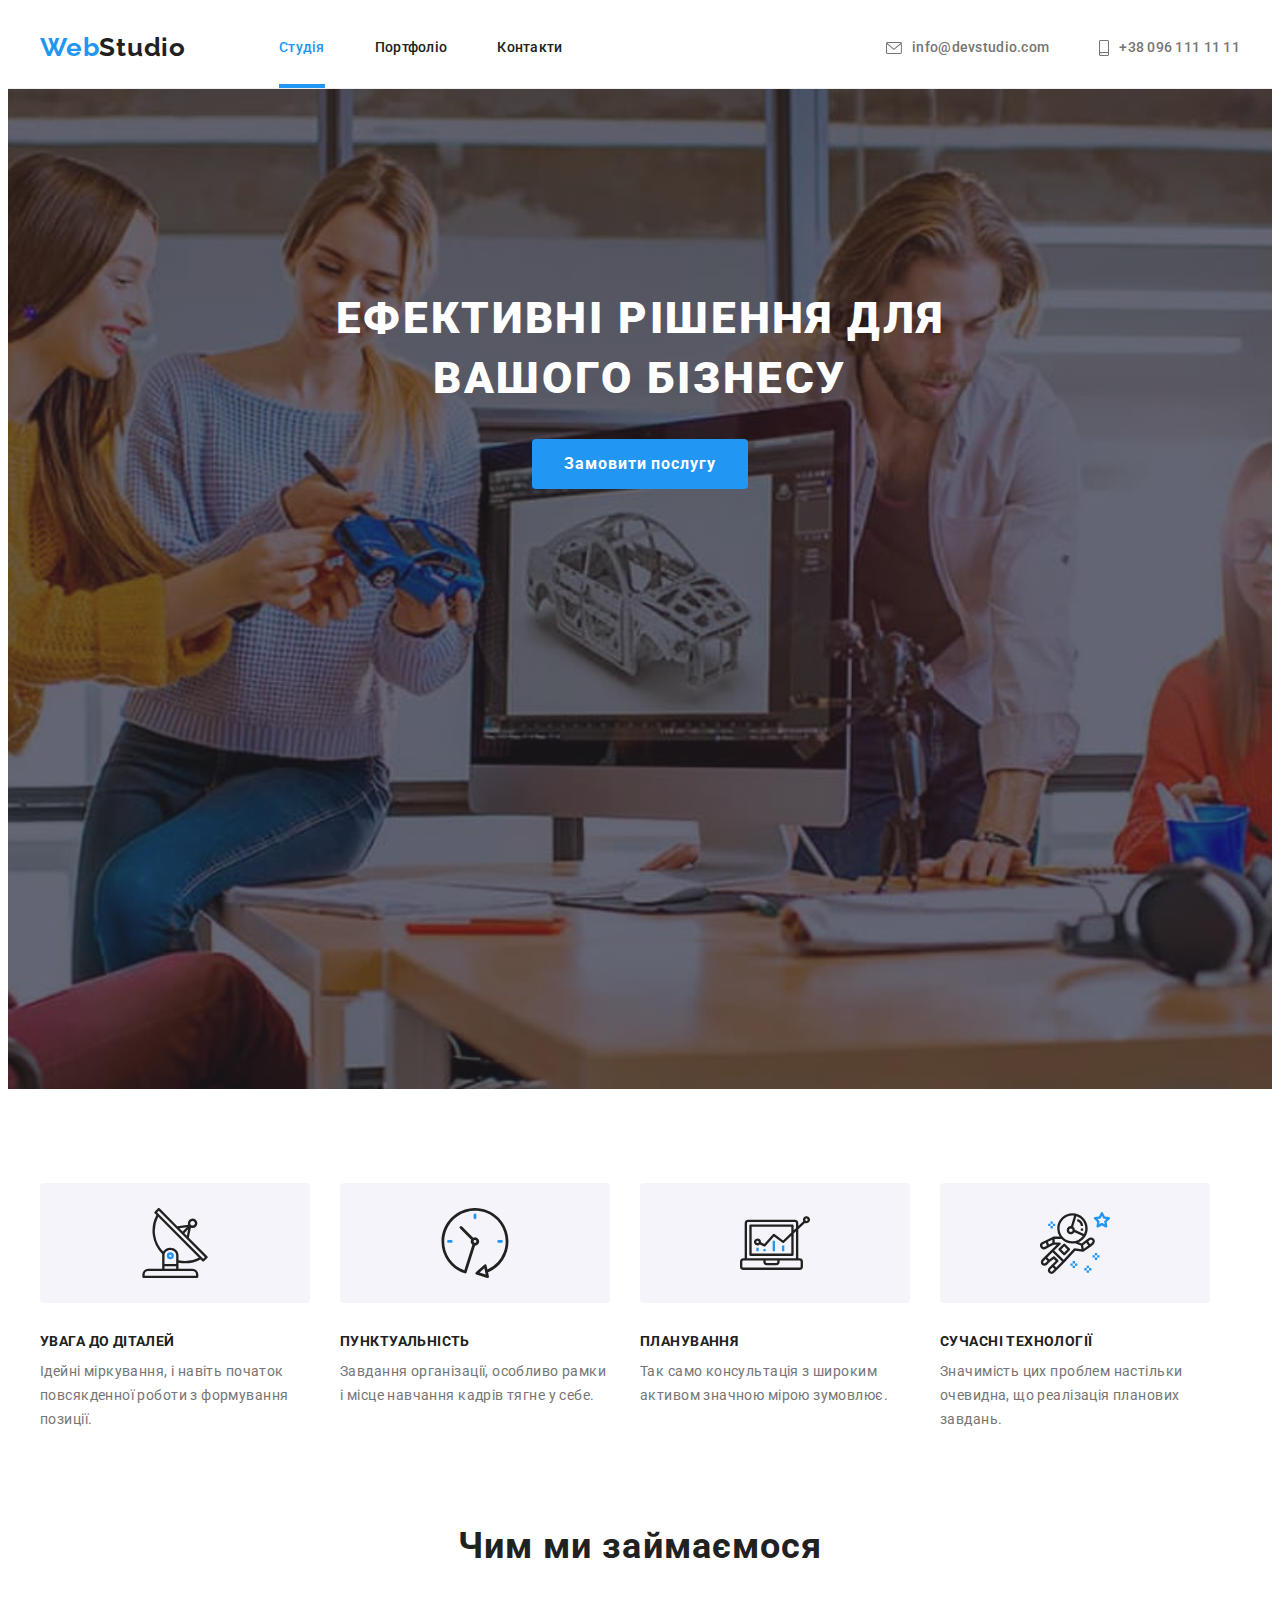
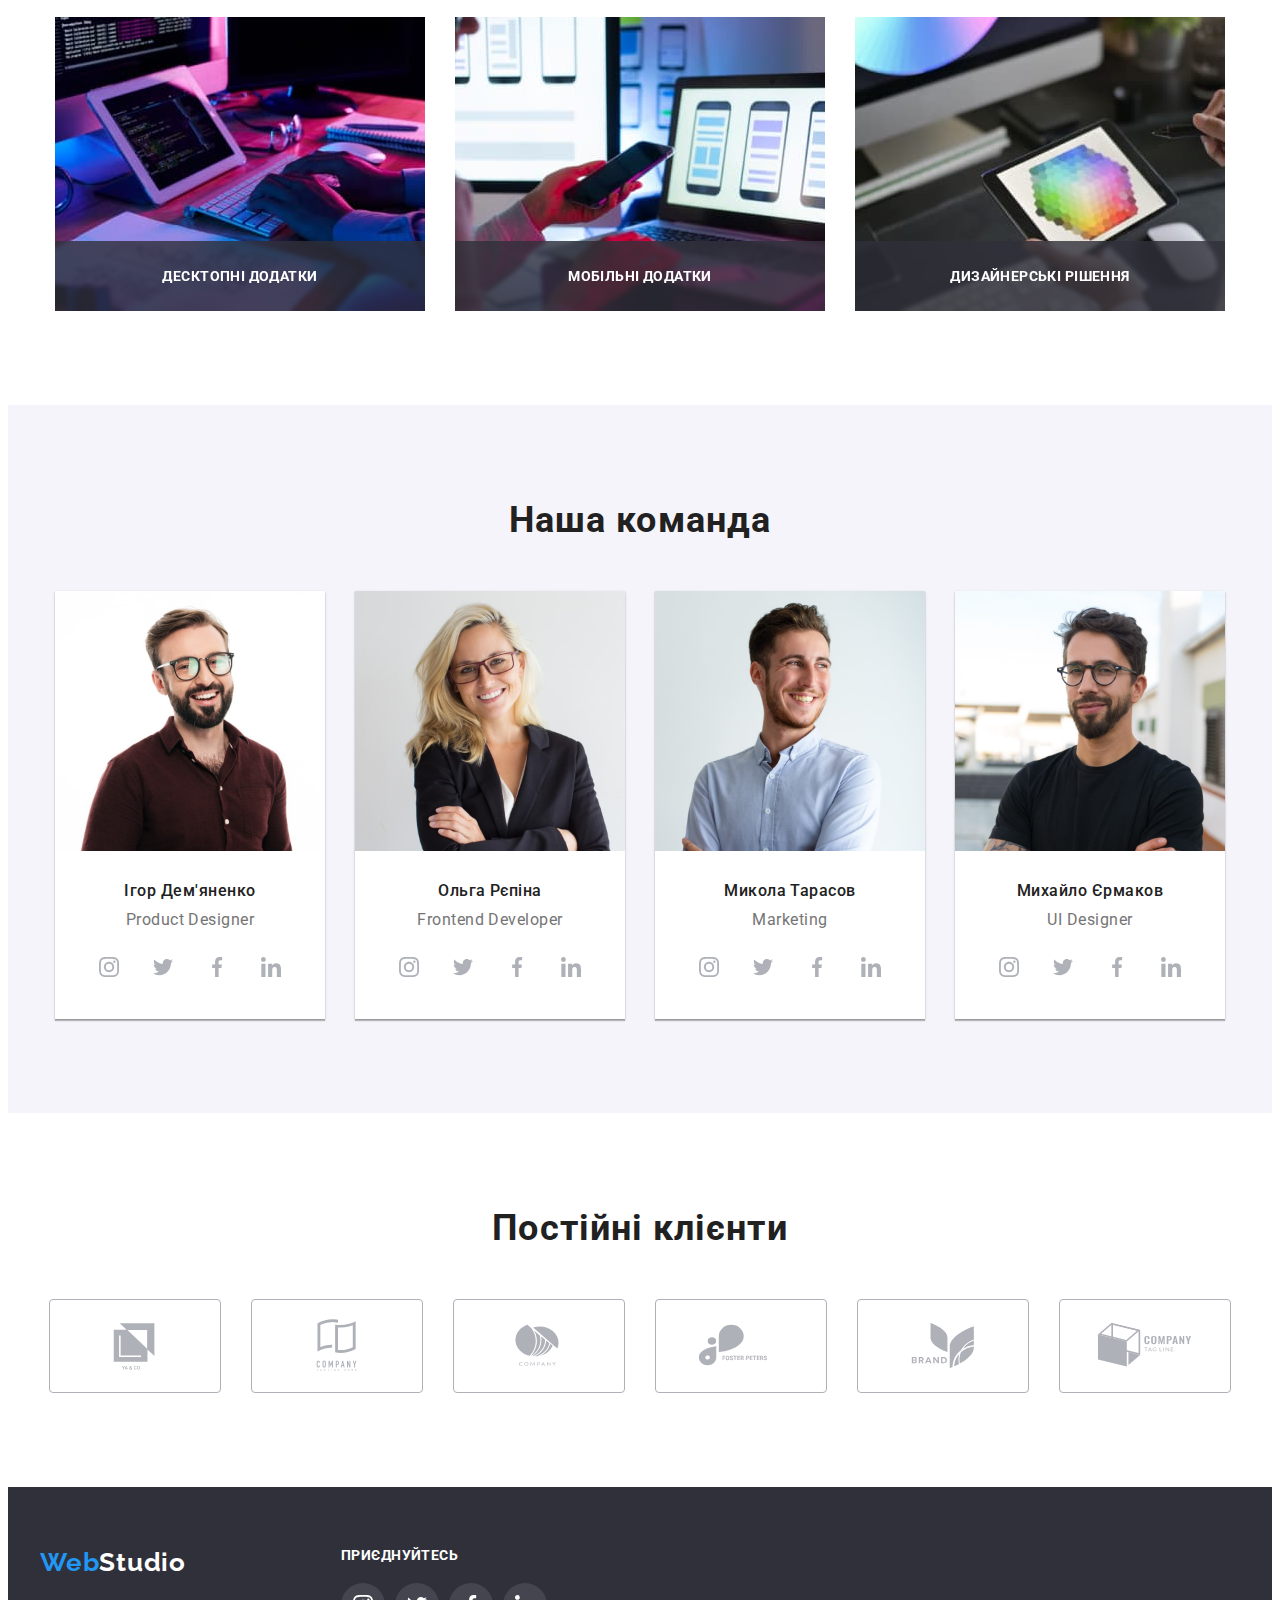
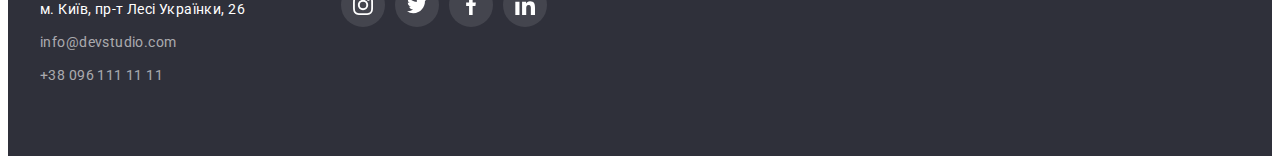
<file: index.html>
<!DOCTYPE html>
<html lang="uk">

<head>
  <meta charset="UTF-8">
  <meta http-equiv="X-UA-Compatible" content="IE=edge">
  <meta name="viewport" content="width=device-width, initial-scale=1.0">
  <title>Document</title>
  <link rel="preconnect" href="https://fonts.googleapis.com">
  <link rel="preconnect" href="https://fonts.gstatic.com" crossorigin>
  <link href="https://fonts.googleapis.com/css2?family=Raleway:wght@700&family=Roboto:wght@400;500;700;900&display=swap"
    rel="stylesheet">
  <link rel="stylesheet" href="https://cdnjs.cloudflare.com/ajax/libs/modern-normalize/1.1.0/modern-normalize.min.css"
    integrity="sha512-wpPYUAdjBVSE4KJnH1VR1HeZfpl1ub8YT/NKx4PuQ5NmX2tKuGu6U/JRp5y+Y8XG2tV+wKQpNHVUX03MfMFn9Q=="
    crossorigin="anonymous" referrerpolicy="no-referrer" />
  <link rel="stylesheet" href="./css/styles.css">
</head>

<body>

  <header class="header">
    <div class="header-conteiner container">
      <nav class="header-nav">
        <a href="" lang="en" class="logo link">Web<span class="logo-header">Studio</span> </a>
        <ul class="list heder-list">
          <li><a href="" class="nav-link link current ">Студія</a></li>
          <li><a href="./portfolio.html" class="nav-link link">Портфоліо</a></li>
          <li><a href="" class="nav-link link">Контакти</a></li>
        </ul>
      </nav>
      <div class="header-group">
        <a href="mailto:info@devstudio.com" class="heder-mail link"><svg class="heder-envelope" width="16" height="12">
          <use href="./images/icons.svg#icon-envelope"></use>
        </svg>info@devstudio.com</a>
        <a href="tel:+380961111111" class="heder-tel link"><svg class="heder-smartphone" width="10" height="16">
          <use href="./images/icons.svg#icon-smartphone"></use>
        </svg>+38 096 111 11 11</a>
      </div>
    </div>
  </header>
  <main>

    <section class="main-title">
      <div class="container">
        <h1 class="main-caption">ефективні рішення для вашого бізнесу</h1>
        <button type="button" class="main-btn" data-modal-open>Замовити послугу</button>
      </div>
    </section>
    <section class="section about-container">
      <div class="container">
        <h2 class="visually-hidden">Наші переваги</h2>
        <ul class="list list-our-virtues">
          <li class="list-about">
            <div class="main-icons-about">
            <svg class="main-icons" width="70" height="70">
              <use href="./images/icons.svg#icon-antenna"></use>
            </svg></div>
            <h3 class="maim-list-benefits">Увага до діталей</h3>
            <p class="benefits-info">Ідейні міркування, і навіть початок повсякденної роботи з формування позиції.</p>
          </li>
          <li class="list-about">
            <div class="main-icons-about">
              <svg class="main-icons" width="70" height="70">
                <use href="./images/icons.svg#icon-clock"></use>
              </svg>
            </div>
            <h3 class="maim-list-benefits">Пунктуальність</h3>
            <p class="benefits-info">Завдання організації, особливо рамки і місце навчання кадрів тягне у себе.</p>
          </li>
          <li class="list-about">
            <div class="main-icons-about">
              <svg class="main-icons" width="70" height="70">
                <use href="./images/icons.svg#icon-diagram"></use>
              </svg>
            </div>
            <h3 class="maim-list-benefits">Планування</h3>
            <p class="benefits-info">Так само консультація з широким активом значною мірою зумовлює.</p>
          </li>
          <li class="list-about">
            <div class="main-icons-about">
              <svg class="main-icons" width="70" height="70">
                <use href="./images/icons.svg#icon-astronaut"></use>
              </svg>
            </div>
            <h3 class="maim-list-benefits">Сучасні технології</h3>
            <p class="benefits-info">Значимість цих проблем настільки очевидна, що реалізація планових завдань.</p>
          </li>
        </ul>
      </div>
    </section>
    <section class="section section-delete">
      <div class="container">
        <h2 class="our-work">Чим ми займаємося</h2>
        <ul class="list list-example">
          <li class="our-work-list"><img src="./images/foto1.jpg" alt="ноутбук" width="370">
          <div class="overlay">
            <p class="overlay-text">Десктопні додатки</p>
          </div></li>
          <li class="our-work-list"><img src="./images/foto2.jpg" alt="мобільний телефон" width="370">
          <div class="overlay">
            <p class="overlay-text">Мобільні додатки</p>
          </div>
          </li>
          <li class="our-work-list"><img src="./images/foto3.jpg" alt="планшет" width="370">
          <div class="overlay">
            <p class="overlay-text">Дизайнерські рішення</p>
          </div>
          </li>
        </ul>
      </div>
    </section>

    <section class="main-comand section">
      <div class="container">
        <h2 class="our-comand">Наша команда</h2>
        <ul class="list list-worker">
          <li class="main-workers">
            <img src="./images/worker1.jpg" alt="працівник1" width="270">
            <div class="card-worker">
              <h3 class="main-worker-name">Ігор Дем'яненко</h3>
              <p lang="en" class="main-worker-position">Product Designer</p>
              <ul class="socials list">
                <li class="socials-item">
                  <a class="socials-link link"
                  href="https://instagram.com"
                  target="_blank"
                  rel="noopener noreferrer"
                  aria-label="Інстаграм иконка">
                <svg class="socials-icons" width="20" height="20">
                  <use href="./images/icons.svg#icon-instagram"></use>
                </svg>
                 </a>
                </li>
                <li class="socials-item">
                  <a class="socials-link link"
                  href="https://twitter.com"
                  target="_blank"
                  rel="noopener noreferrer"
                  aria-label="Твітер иконка">
                  <svg class="socials-icons" width="20" height="20">
                    <use href="./images/icons.svg#icon-twitter"></use>
                  </svg>
                </a>
              </li>
                <li class="socials-item">
                  <a class="socials-link link"
                  href="https://facebook.com"
                  target="_blank"
                  rel="noopener noreferrer"
                  aria-label="Фейсбук иконка">
                  <svg class="socials-icons" width="20" height="20">
                    <use href="./images/icons.svg#icon-facebook"></use>
                  </svg>
                </a>
              </li>
                <li class="socials-item">
                  <a class="socials-link link"
                  href="https://linkedin.com"
                  target="_blank"
                  rel="noopener noreferrer"
                  aria-label="Лінкедин иконка">
                  <svg class="socials-icons" width="20" height="20">
                    <use href="./images/icons.svg#icon-linkedin"></use>
                  </svg>
                </a>
              </li>
              </ul>
            </div>
          </li>
          <li class="main-workers">
            <img src="./images/worker2.jpg" alt="працівник2" width="270">
            <div class="card-worker">
              <h3 class="main-worker-name">Ольга Рєпіна</h3>
              <p lang="en" class="main-worker-position">Frontend Developer</p>
              <ul class="socials list">
                <li class="socials-item">
                  <a class="socials-link link" href="https://instagram.com" target="_blank" rel="noopener noreferrer"
                    aria-label="Інстаграм иконка">
                    <svg class="socials-icons" width="20" height="20">
                      <use href="./images/icons.svg#icon-instagram"></use>
                    </svg>
                  </a>
                </li>
                <li class="socials-item">
                  <a class="socials-link link" href="https://twitter.com" target="_blank" rel="noopener noreferrer"
                    aria-label="Твітер иконка">
                    <svg class="socials-icons" width="20" height="20">
                      <use href="./images/icons.svg#icon-twitter"></use>
                    </svg>
                  </a>
                </li>
                <li class="socials-item">
                  <a class="socials-link link" href="https://facebook.com" target="_blank" rel="noopener noreferrer"
                    aria-label="Фейсбук иконка">
                    <svg class="socials-icons" width="20" height="20">
                      <use href="./images/icons.svg#icon-facebook"></use>
                    </svg>
                  </a>
                </li>
                <li class="socials-item">
                  <a class="socials-link link" href="https://linkedin.com" target="_blank" rel="noopener noreferrer"
                    aria-label="Лінкедин иконка">
                    <svg class="socials-icons" width="20" height="20">
                      <use href="./images/icons.svg#icon-linkedin"></use>
                    </svg>
                  </a>
                </li>
              </ul>
            </div>
          </li>
          <li class="main-workers">
            <img src="./images/worker3.jpg" alt="працівник3" width="270">
            <div class="card-worker">
              <h3 class="main-worker-name">Микола Тарасов</h3>
              <p lang="en" class="main-worker-position">Marketing</p>
              <ul class="socials list">
                <li class="socials-item">
                  <a class="socials-link link" href="https://instagram.com" target="_blank" rel="noopener noreferrer"
                    aria-label="Інстаграм иконка">
                    <svg class="socials-icons" width="20" height="20">
                      <use href="./images/icons.svg#icon-instagram"></use>
                    </svg>
                  </a>
                </li>
                <li class="socials-item">
                  <a class="socials-link link" href="https://twitter.com" target="_blank" rel="noopener noreferrer"
                    aria-label="Твітер иконка">
                    <svg class="socials-icons" width="20" height="20">
                      <use href="./images/icons.svg#icon-twitter"></use>
                    </svg>
                  </a>
                </li>
                <li class="socials-item">
                  <a class="socials-link link" href="https://facebook.com" target="_blank" rel="noopener noreferrer"
                    aria-label="Фейсбук иконка">
                    <svg class="socials-icons" width="20" height="20">
                      <use href="./images/icons.svg#icon-facebook"></use>
                    </svg>
                  </a>
                </li>
                <li class="socials-item">
                  <a class="socials-link link" href="https://linkedin.com" target="_blank" rel="noopener noreferrer"
                    aria-label="Лінкедин иконка">
                    <svg class="socials-icons" width="20" height="20">
                      <use href="./images/icons.svg#icon-linkedin"></use>
                    </svg>
                  </a>
                </li>
              </ul>
            </div>
          </li>
          <li class="main-workers">
            <img src="./images/worker4.jpg" alt="працівник4" width="270">
            <div class="card-worker">
              <h3 class="main-worker-name">Михайло Єрмаков</h3>
              <p lang="en" class="main-worker-position">UI Designer</p>
              <ul class="socials list">
                <li class="socials-item">
                  <a class="socials-link link" href="https://instagram.com" target="_blank" rel="noopener noreferrer"
                    aria-label="Інстаграм иконка">
                    <svg class="socials-icons" width="20" height="20">
                      <use href="./images/icons.svg#icon-instagram"></use>
                    </svg>
                  </a>
                </li>
                <li class="socials-item">
                  <a class="socials-link link" href="https://twitter.com" target="_blank" rel="noopener noreferrer"
                    aria-label="Твітер иконка">
                    <svg class="socials-icons" width="20" height="20">
                      <use href="./images/icons.svg#icon-twitter"></use>
                    </svg>
                  </a>
                </li>
                <li class="socials-item">
                  <a class="socials-link link" href="https://facebook.com" target="_blank" rel="noopener noreferrer"
                    aria-label="Фейсбук иконка">
                    <svg class="socials-icons" width="20" height="20">
                      <use href="./images/icons.svg#icon-facebook"></use>
                    </svg>
                  </a>
                </li>
                <li class="socials-item">
                  <a class="socials-link link" href="https://linkedin.com" target="_blank" rel="noopener noreferrer"
                    aria-label="Лінкедин иконка">
                    <svg class="socials-icons" width="20" height="20">
                      <use href="./images/icons.svg#icon-linkedin"></use>
                    </svg>
                  </a>
                </li>
              </ul>
            </div>
          </li>
        </ul>
      </div>
    </section>
    <section class="section">
      <div class="container">
        <h2 class="regular-klients">Постійні клієнти</h2>
        <ul class="list-regular-klients list">
          <li><a class="klients-link link" href="https://goit.global/ua/courses/fullstack/" target="_blank" rel="noopener noreferrer"
            aria-label="іконка">
            <svg class="klients-icons" width="106" height="60">
              <use href="./images/icons.svg#icon-klientsone"></use>
            </svg>
          </a>
        </li>
          <li><a class="klients-link link" href="https://goit.global/ua/courses/fullstack/" target="_blank" rel="noopener noreferrer" aria-label="іконка">
            <svg class="klients-icons" width="106" height="60">
              <use href="./images/icons.svg#icon-klientstwo"></use>
              </svg>
            </a>
          </li>
          <li><a class="klients-link link" href="https://goit.global/ua/courses/fullstack/" target="_blank" rel="noopener noreferrer" aria-label="іконка">
            <svg class="klients-icons" width="106" height="60">
              <use href="./images/icons.svg#icon-klientsthree"></use>
                </svg>
              </a></li>
          <li><a class="klients-link link" href="https://goit.global/ua/courses/fullstack/" target="_blank" rel="noopener noreferrer" aria-label="іконка">
            <svg class="klients-icons" width="106" height="60">
              <use href="./images/icons.svg#icon-klientsfour"></use>
                  </svg>
                </a></li>
          <li><a class="klients-link link" href="https://goit.global/ua/courses/fullstack/" target="_blank" rel="noopener noreferrer" aria-label="іконка">
            <svg class="klients-icons" width="106" height="60">
              <use href="./images/icons.svg#icon-klientsfive"></use>
                    </svg>
                  </a></li>
          <li><a class="klients-link link" href="https://goit.global/ua/courses/fullstack/" target="_blank" rel="noopener noreferrer" aria-label="іконка">
            <svg class="klients-icons" width="106" height="60">
              <use href="./images/icons.svg#icon-klientssix"></use>
                </svg>
              </a></li>
        </ul>
      </div>
    </section>

  </main>

  <footer class="footer ">
   <section class="footer-section container">
    <div class=" footer-container">
      <a href="" lang="en" class="footer-logo logo link">Web<span class="logo-footer">Studio</span></a>
      <address class="adress-group">
        <a href="https://goo.gl/maps/zJNvL7KnHKcPR4Fx9" class="footer-addres link">м. Київ, пр-т Лесі Українки, 26</a>
        <a href="mailto:info@devstudio.com" class="footer-mail link">info@devstudio.com</a>
        <a href="tel:+380961111111" class="footer-tel link">+38 096 111 11 11</a>
      </address>  
    </div>
       <div class="footer-social">
     <h2 class="footer-caption">Приєднуйтесь</h2>
    <ul class="socials list">
      <li class="socials-item">
        <a class="socials-link-footer link" href="https://instagram.com" target="_blank" rel="noopener noreferrer"
          aria-label="instagram іконка">
          <svg class="socials-icons" width="20" height="20">
            <use href="./images/icons.svg#icon-instagram"></use>
          </svg>
        </a>
      </li>
      <li class="socials-item">
        <a class="socials-link-footer link" href="https://twitter.com" target="_blank" rel="noopener noreferrer"
          aria-label="twitter іконка">
          <svg class="socials-icons" width="20" height="20">
            <use href="./images/icons.svg#icon-twitter"></use>
          </svg>
        </a>
      </li>
      <li class="socials-item">
        <a class="socials-link-footer link" href="https://facebook.com" target="_blank" rel="noopener noreferrer"
          aria-label="facebook іконка">
          <svg class="socials-icons" width="20" height="20">
            <use href="./images/icons.svg#icon-facebook"></use>
          </svg>
        </a>
      </li>
      <li class="socials-item">
        <a class="socials-link-footer link" href="https://linkedin.com" target="_blank" rel="noopener noreferrer"
          aria-label="linkedin іконка">
          <svg class="socials-icons" width="20" height="20">
            <use href="./images/icons.svg#icon-linkedin"></use>
          </svg>
        </a>
      </li>
    </ul>
    </div>
    </section>
  </footer>

<!----------------- Modal window----------------->
<div class="backdrop is-hidden" data-modal>
  <div class="modal"><button class="modal-btn" data-modal-close type="button">
<svg class="modal-icon" width="18" height="18">
  <use href="./images/icons.svg#icon-close-black"></use>
</svg>
  </button>
</div>
</div>
  <script src="./js/modal.js"></script>
</body>

</html>
</file>
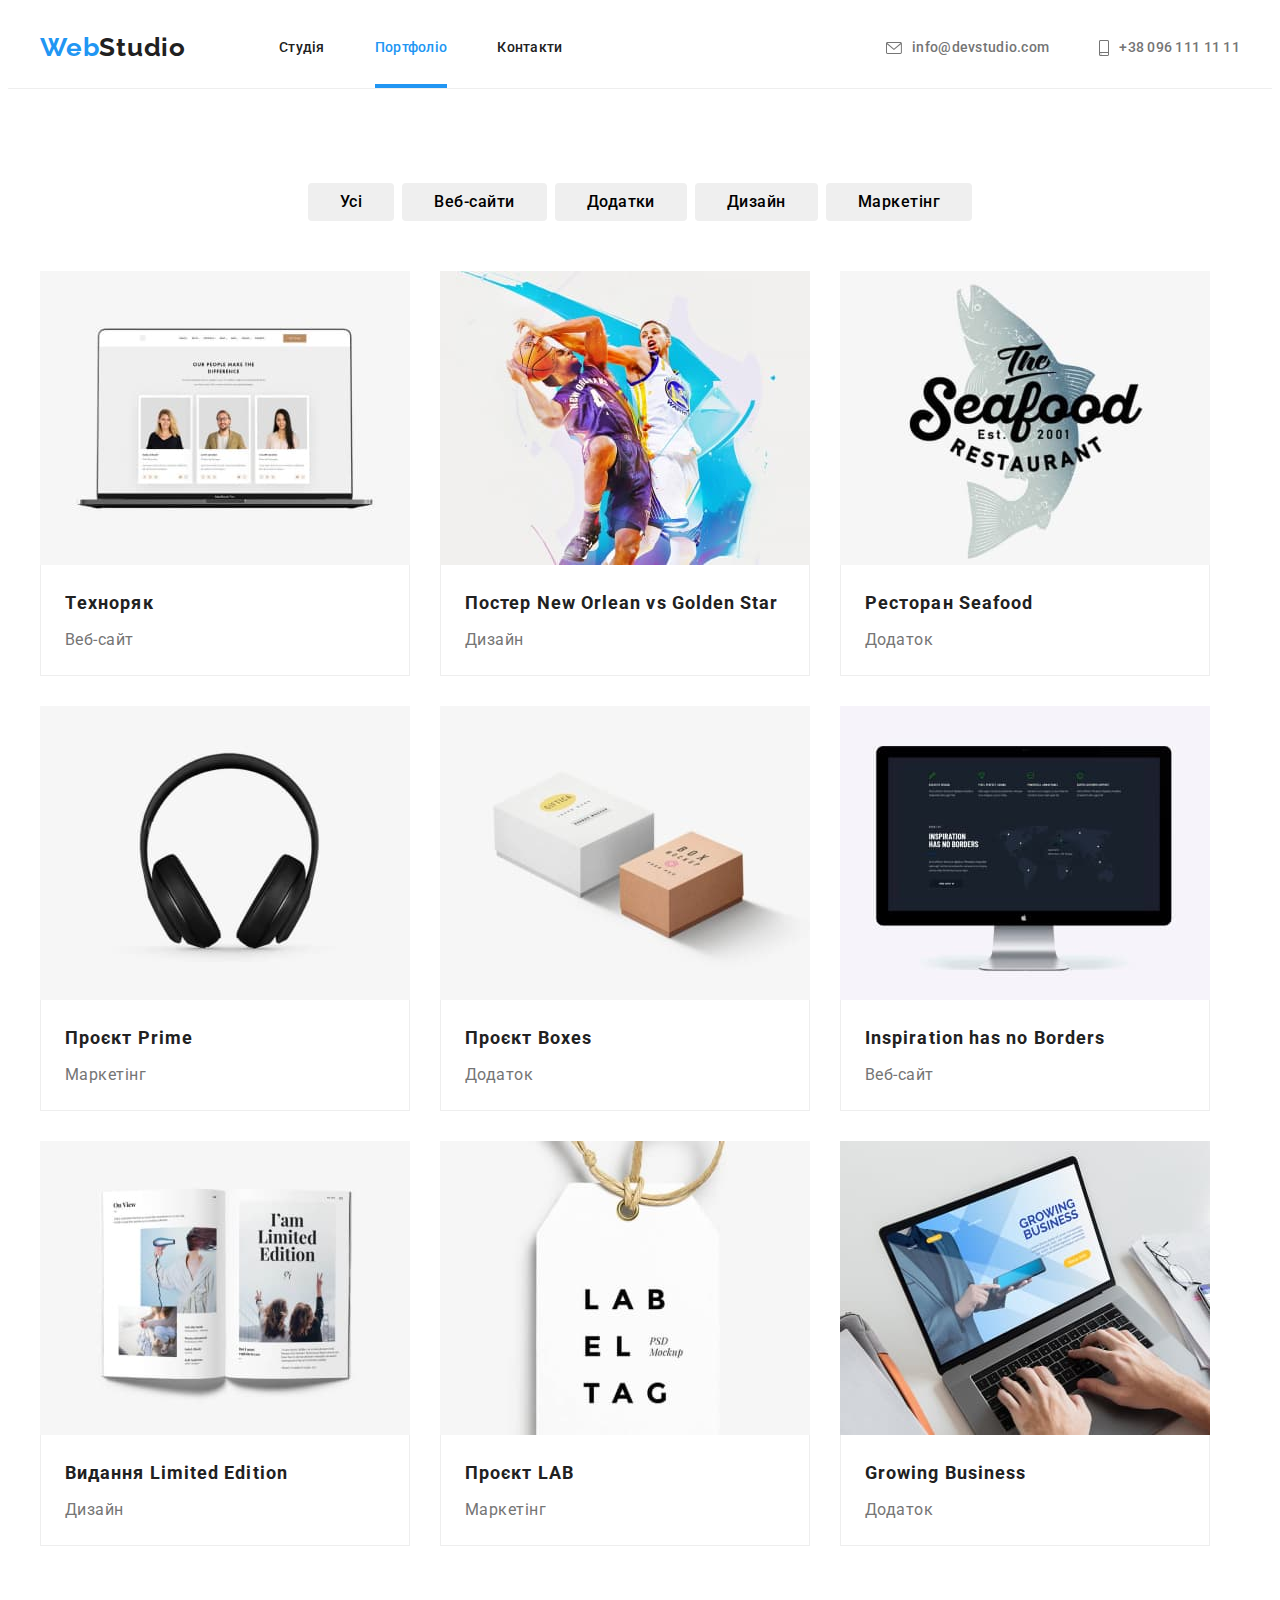
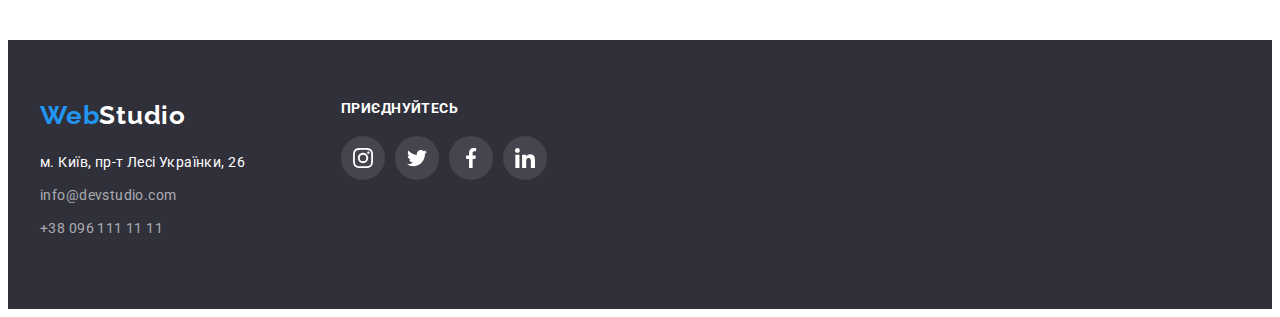
<file: portfolio.html>
<!DOCTYPE html>
<html lang="uk">
<head>
  <meta charset="UTF-8">
  <meta http-equiv="X-UA-Compatible" content="IE=edge">
  <meta name="viewport" content="width=device-width, initial-scale=1.0">
  <title>Document</title>
  <link rel="preconnect" href="https://fonts.googleapis.com">
  <link rel="preconnect" href="https://fonts.gstatic.com" crossorigin>
  <link href="https://fonts.googleapis.com/css2?family=Raleway:wght@700&family=Roboto:wght@400;500;700;900&display=swap"
    rel="stylesheet">
   
  <link rel="stylesheet" href="https://cdnjs.cloudflare.com/ajax/libs/modern-normalize/1.1.0/modern-normalize.min.css"
      integrity="sha512-wpPYUAdjBVSE4KJnH1VR1HeZfpl1ub8YT/NKx4PuQ5NmX2tKuGu6U/JRp5y+Y8XG2tV+wKQpNHVUX03MfMFn9Q=="
      crossorigin="anonymous" referrerpolicy="no-referrer" />
  <link rel="stylesheet" href="./css/styles.css">
</head>
<body>
<header class="header">
  <div class="header-conteiner container">
    <nav class="header-nav">
      <a href="" lang="en" class="logo link">Web<span class="logo-header">Studio</span> </a>
      <ul class="list heder-list">
        <li><a href="./index.html" class="nav-link link">Студія</a></li>
        <li><a href="" class="nav-link link current">Портфоліо</a></li>
        <li><a href="" class="nav-link link">Контакти</a></li>
      </ul>
      </nav>
      <div class="header-group">
        <a href="mailto:info@devstudio.com" class="heder-mail link"><svg class="heder-envelope" width="16" height="12">
          <use href="./images/icons.svg#icon-envelope"></use>
        </svg>info@devstudio.com</a>
        <a href="tel:+380961111111" class="heder-tel link"><svg class="heder-smartphone" width="10" height="16">
          <use href="./images/icons.svg#icon-smartphone"></use>
        </svg>+38 096 111 11 11</a>
      </div>
      </div>
      </header>
  <main>
    
    <section class="section"> 
      <div class="container">
      <h1 class="visually-hidden">Фільтр</h1>
      <ul class="list list-two">
        <li><button class="btn-list" type="button">Усі</button></li>
        <li><button class="btn-list" type="button">Веб-сайти</button></li>
        <li><button class="btn-list" type="button">Додатки</button></li>
        <li><button class="btn-list" type="button">Дизайн</button></li>
        <li><button class="btn-list" type="button">Маркетінг</button></li>
      </ul>
      <ul class="list card-set">
        <li class="card-item card-set-item">
          <div class="card-thumb">
          <img src="./images/foto21.jpg" alt="техноряк" width="370">
          <div class="overlay-card">
            <p class="overlay-card-text">Ресурс пропонує комплексні пропозиції з різним рівнем функціоналу та сервісів. Все це
              дозволить відвідувачу отримати
              вичерпні відомості про компанію чи приватну особу.</p>
          </div>
        </div>
          <div class="card-filter">
          <h3 class="list-cards">Тeхноряк</h3>
          <p class="list-cards-name">Веб-сайт</p></div>
        </li>
        <li class="card-set-item">
          <img src="./images/foto22.jpg" alt="постер" width="370">
          <div class="card-filter">
          <h3 class="list-cards">Постер <span lang="en">New Orlean vs Golden Star</span></h3>
          <p class="list-cards-name">Дизайн</p></div>
        </li>
        <li class="card-set-item">
          <img src="./images/foto23.jpg" alt="ресторан" width="370">
          <div class="card-filter">
          <h3 class="list-cards">Ресторан <span lang="en">Seafood</span></h3>
          <p class="list-cards-name">Додаток</p></div>
        </li>
        <li class="card-set-item">
          <img src="./images/foto24.jpg" alt="проєкт" width="370">
          <div class="card-filter">
          <h3 class="list-cards">Проєкт <span lang="en">Prime</span></h3>
          <p class="list-cards-name">Маркетінг</p></div>
        </li>
        <li class="card-set-item">
          <img src="./images/foto25.jpg" alt="проєкт коробки" width="370">
         <div class="card-filter">
            <h3 class="list-cards">Проєкт <span lang="en">Boxes</span></h3>
          <p class="list-cards-name">Додаток</p>
        </div>
      </li>
        <li class="card-set-item">
          <img class="clean" src="./images/foto26.jpg" alt="монітор" width="370">
          <div class="card-filter">
          <h3 class="list-cards" lang="en">Inspiration has no Borders</h3>
          <p class="list-cards-name">Веб-сайт</p></div>
        </li>
        <li class="card-set-item">
          <img src="./images/foto27.jpg" alt="видання" width="370">
          <div class="card-filter">
          <h3 class="list-cards">Видання <span lang="en">Limited Edition</span></h3>
          <p class="list-cards-name">Дизайн</p></div>
        </li>
        <li class="card-set-item">
          <img src="./images/foto28.jpg" alt="проєкт лаб" width="370">
          <div class="card-filter">
          <h3 class="list-cards">Проєкт <span lang="en">LAB</span></h3>
          <p class="list-cards-name">Маркетінг</p></div>
        </li>
        <li class="card-set-item">
          <img src="./images/foto29.jpg" alt="бізнес" width="370">
          <div class="card-filter">
          <h3 class="list-cards" lang="en">Growing Business</h3>
          <p class="list-cards-name">Додаток</p></div>
        </li>
      </ul></div>
    </section>
   
  </main>
 
  <footer class="footer">
    <section class="footer-section container">
     <div class= "footer-container">
    <a href="./index.html" lang="en" class="footer-logo logo link">Web<span class="logo-footer">Studio</span></a>
    <address class="adress-group">
      <a href="https://goo.gl/maps/zJNvL7KnHKcPR4Fx9" class="footer-addres link">м. Київ, пр-т Лесі Українки, 26</a>
      <a href="mailto:info@devstudio.com" class="footer-mail link">info@devstudio.com</a>
      <a href="tel:+380961111111" class="footer-tel link">+38 096 111 11 11</a>
    </address>
  </div>
  <div class="footer-social">
    <h2 class="footer-caption">Приєднуйтесь</h2>
    <ul class="socials list">
      <li class="socials-item">
        <a class="socials-link-footer link" href="https://instagram.com" target="_blank" rel="noopener noreferrer"
          aria-label="instagram іконка">
          <svg class="socials-icons" width="20" height="20">
            <use href="./images/icons.svg#icon-instagram"></use>
          </svg>
        </a>
      </li>
      <li class="socials-item">
        <a class="socials-link-footer link" href="https://twitter.com" target="_blank" rel="noopener noreferrer"
          aria-label="twitter іконка">
          <svg class="socials-icons" width="20" height="20">
            <use href="./images/icons.svg#icon-twitter"></use>
          </svg>
        </a>
      </li>
      <li class="socials-item">
        <a class="socials-link-footer link" href="https://facebook.com" target="_blank" rel="noopener noreferrer"
          aria-label="facebook іконка">
          <svg class="socials-icons" width="20" height="20">
            <use href="./images/icons.svg#icon-facebook"></use>
          </svg>
        </a>
      </li>
      <li class="socials-item">
        <a class="socials-link-footer link" href="https://linkedin.com" target="_blank" rel="noopener noreferrer"
          aria-label="linkedin іконка">
          <svg class="socials-icons" width="20" height="20">
            <use href="./images/icons.svg#icon-linkedin"></use>
          </svg>
        </a>
      </li>
    </ul>
  </div>
  </section>
  </footer>

</body>
</html>
</file>
<file: css/styles.css>
/*--------------base stule----------------*/
:root {
  --main-title-color: #FFFFFF;
  --secondary-title-color: #212121;
  --activ-title-color: rgb(33, 150, 243);
}

body {
  font-family: 'Roboto', sans-serif;
  background-color: var(--main-title-color);
}

/* reset */
h1,
h2,
h3,
h4,
h5,
h6,
p {
  margin: 0;
}

.list {
  list-style: none;
  margin: 0;
  padding: 0;

}

.link {
  text-decoration: none;
}

img {
  display: block;
  max-width: 100%;
  height: auto;
}

/*-----------------------------header------------*/
.header {
  background-color: var(--main-title-color);
  display: flex;
  border-bottom: 1px solid rgba(238, 238, 238, 1);


}

.header-conteiner {
  display: flex;
  align-items: center;


}

.header-nav {
  display: flex;
  margin-right: auto;
  align-items: center;
}

.heder-list {
  display: flex;
  align-items: center;
  gap: 50px;
  margin-left: 93px;
}

.header-group {
  display: flex;
  align-items: center;
  gap: 50px;
}

.logo {
  font-family: 'Raleway';
  font-style: normal;
  font-weight: 700;
  font-size: 26px;
  line-height: calc(31/26);
  letter-spacing: 0.03em;
  color: var(--activ-title-color);
}

.logo-header {
  color: var(--secondary-title-color);
}

.section {
  padding-top: 94px;
  padding-bottom: 94px;
}

.section-delete {
  padding-top: 0;
}

.container {
  width: 1200px;
  padding-left: 15px;
  padding-right: 15px;
  margin-left: auto;
  margin-right: auto;
}

.nav-link {
  display: block;
  padding-top: 32px;
  padding-bottom: 32px;
   position:relative;
  font-weight: 500;
  font-size: 14px;
  line-height: 1.14;
  letter-spacing: 0.02em;
  color: var(--secondary-title-color);
  transition: color 250ms cubic-bezier(0.4, 0, 0.2, 1);
}
.nav-link:hover,
.nav-link:focus {
  color: var(--activ-title-color);
}
.nav-link:active {
  color: var(--activ-title-color);
}
.nav-link.current {
  color: var(--activ-title-color); 
  
}
.nav-link.current::after{
  content:'';
  display: block;
  width: 100%;
  height: 4px;
  background-color: var(--activ-title-color);
 position:absolute;
  left:0;
  bottom:0;
  

}
.nav-link:hover::after {
  opacity: 1;
}



.heder-mail {
  display: flex;
  align-items: center;
  gap: 10px;
  padding-top: 32px;
  padding-bottom: 32px;
  font-weight: 500;
  font-size: 14px;
  line-height: 1.14;
  letter-spacing: 0.02em;
  color: #757575;
  transition: color 250ms cubic-bezier(0.4, 0, 0.2, 1);
}

.heder-envelope {
  fill: currentColor;
}

.heder-tel {
  display: flex;
  align-items: center;
  gap: 10px;
  padding-top: 32px;
  padding-bottom: 32px;
  font-weight: 500;
  font-size: 14px;
  line-height: 1.14;
  letter-spacing: 0.02em;
  color: #757575;
  transition: color 250ms cubic-bezier(0.4, 0, 0.2, 1);
}

.heder-smartphone{
  fill: currentColor;
}

.heder-mail:hover,
.header-mail:focus{
color: var(--activ-title-color);
}

.heder-tel:hover,
.heder-tel:focus{
  color: var(--activ-title-color);
}

.heder-mail:active {
  color: var(--activ-title-color);
}

.heder-tel:active{
  color: var(--activ-title-color);
}

/*-------------------------------main----------------------------*/
.main-title {
  background-color: #2F303A;
  padding-top: 200px;
  padding-bottom: 200px;
  height: 600px;
  max-width: 1600px;
  margin-left: auto;
  margin-right: auto;
  background-image: linear-gradient(to right, rgba(47, 48, 58, 0.4), rgba(47, 48, 58, 0.4)), url(../images/fon.jpg);
  background-repeat: no-repeat;
  background-size: cover;
  background-position: center;
}

.main-btn {
  display: block;
  margin-left: auto;
  margin-right: auto;
  margin-top: 30px;

  padding: 10px 32px;
  border-radius: 4px;
  font-family: inherit;
  font-weight: 700;
  font-size: 16px;
  line-height: calc(30/16);
  text-align: center;
  letter-spacing: 0.06em;
  color: var(--main-title-color);
  cursor: pointer;
  border-style: none;
  background: var(--activ-title-color);

  transition: color 250ms cubic-bezier(0.4, 0, 0.2, 1), background-color 250ms cubic-bezier(0.4, 0, 0.2, 1);
  
}

.main-btn:hover,
.main-btn:focus {
  color: var(--main-title-color);
  background-color: rgba(33,150, 243, 0.7);

  
}

.main-btn:active {
  background: var(--activ-title-color);
  color: var(--main-title-color)
}

.main-caption {
  margin-left: auto;
  margin-right: auto;
  width: 696px;
  font-weight: 900;
  font-size: 44px;
  line-height: 1.36;
  text-align: center;
  letter-spacing: 0.06em;
  text-transform: uppercase;
  color: var(--main-title-color);
}

.list-our-virtues {
  display: flex;
}

.about-container {
  display: flex;
}
.main-icons-about{
  display: flex;
    justify-content: center;
    align-items: center;
    width: 270px;
    height: 120px;
    border-radius: 4px;
      background-color:#F5F4FA;
      margin-bottom: 30px;
}
.list-about {
  width: 270px;
}

.list-about:last-child {
  margin-right: auto;
}

.list-about:not(:last-child) {
  margin-right: 30px;
}
/*
.list-about::before {
  display: block;
  content: '';
  height: 120px;
  outline: 1px solid red;

  background-size: contain;
  background-repeat: no-repeat;
  background-position: center;
  background-color: #F5F4FA;
}*/

.maim-list-benefits {
  margin-top: 30px;
  margin-bottom: 10px;
  font-weight: 700;
  font-size: 14px;
  line-height: calc(16/14);
  letter-spacing: 0.03em;
  text-transform: uppercase;
  color: var(--secondary-title-color);
}

.benefits-info {
  font-size: 14px;
  line-height: calc(24/14);
  letter-spacing: 0.03em;
  color: #757575;
}

.our-work {
  margin-bottom: 50px;
  text-align: center;
  font-size: 36px;
  line-height: calc(42/36);
  letter-spacing: 0.03em;
  color: var(--secondary-title-color);
}
.our-work-list{
  position: relative;
}
.overlay{
  position: absolute;
  bottom: 0;
  width: 100%;
  padding-top: 27px;
  padding-bottom: 27px;
  background-color: rgba(47, 48, 58, 0.8);
  backdrop-filter: blur(2px);
}
.overlay-text{
  font-weight: 700;
    font-size: 14px;
    line-height: calc(16/14);
    text-align: center;
    letter-spacing: 0.03em;
    text-transform: uppercase;
  
    color: #FFFFFF;
}
.our-comand {
  margin-bottom: 50px;
  text-align: center;
  font-size: 36px;
  line-height: calc(42/36);
  letter-spacing: 0.03em;
  color: var(--secondary-title-color);
}

.main-comand {
  background-color: #F5F4FA;
}

.main-workers {
  background-color: var(--main-title-color);
  box-shadow: 0px 1px 3px rgba(0, 0, 0, 0.12), 0px 1px 1px rgba(0, 0, 0, 0.14), 0px 2px 1px rgba(0, 0, 0, 0.2);

}

.main-worker-name {
  margin-bottom: 10px;
  font-weight: 500;
  font-size: 16px;
  line-height: calc(19/16);
  text-align: center;
  letter-spacing: 0.03em;
  color: var(--secondary-title-color);
}

.main-worker-position {
margin-bottom: 16px;
  font-size: 16px;
  line-height: calc(19/16);
  text-align: center;
  letter-spacing: 0.03em;
  color: #757575;
}

.card-worker {
  padding-top: 30px;
  padding-bottom: 30px;
}

.card-filter {
  padding-top: 20px;
  padding-bottom: 20px;
  padding-left: 24px;
  border: 1px solid rgba(238, 238, 238, 1);

  border-top: none;
}
.socials {
  display: flex;
  justify-content: center;
  align-items: center;
  gap: 10px;
}
.socials-link {
display: flex;
justify-content: center;
align-items: center;
width: 44px;
height: 44px;
border-radius: 50%;
background-color: var(--main-title-color);
color:#AFB1B8;
transition: color 250ms cubic-bezier(0.4, 0, 0.2, 1), background-color 250ms cubic-bezier(0.4, 0, 0.2, 1);
}
.socials-link:hover,
.socials-link:focus {
  color: var(--main-title-color); 
  background-color:var(--activ-title-color);
}
.socials-icons{
fill:currentColor;
 }
 .regular-klients{
  font-weight: 700;
  font-size: 36px;
  line-height: calc(42/36);
  text-align: center;
  letter-spacing: 0.03em;
  color: var(--secondary-title-color);
  margin-bottom: 50px;
 }
.list-regular-klients{
  display: flex;
  justify-content: center;
  gap:30px;
}
.klients-link{
  display: flex;
  justify-content: center;
  align-items: center;
  width: 170px;
  height: 92px;
  border-radius:4px;
  background-color: var(--main-title-color);
  border:1px solid rgba(175, 177, 184, 1);
  color:#AFB1B8 ;
  transition: color 250ms cubic-bezier(0.4, 0, 0.2, 1), border-color 250ms cubic-bezier(0.4, 0, 0.2, 1);
}
.klients-icons{
fill: currentColor;
}
.klients-link:hover,
.klients-link:focus {
 color:var(--activ-title-color);
 border-color: var(--activ-title-color);
}
/*-------------------------------footer--------------------------*/

.footer {
  background-color: #2F303A;
  padding-top: 60px;
  padding-bottom: 60px;
  display: flex;

}


.footer-container {
  display: flex;
  flex-direction: column;
  flex-wrap: wrap;
 
}
.footer-section{
  display: flex;
}
.footer-social{
margin-left: 70px;
}
.socials-link-footer {
  display: flex;
  justify-content: center;
  align-items: center;
  width: 44px;
  height: 44px;
  border-radius: 50%;
  background-color:rgba(255, 255, 255, 0.1);
  color:#FFFFFF;
  transition: color 250ms cubic-bezier(0.4, 0, 0.2, 1), background-color 250ms cubic-bezier(0.4, 0, 0.2, 1);
}

.socials-link-footer:hover,
.socials-link-footer:focus {
  background-color: #2196F3;
  color: #FFFFFF;
}

.socials-icons {
  fill: currentColor;
}
.adress-group {
  display: flex;
  width: 231px;
  flex-direction: column;
}

.footer-logo {
  margin-bottom: 20px;
}

.logo-footer {
  color: var(--main-title-color);
}

.footer{
  display: flex;
 
}
.footer-addres {
  margin-bottom: 9px;
  font-style: normal;
  font-size: 14px;
  line-height: 1.7;
  letter-spacing: 0.03em;
  color: var(--main-title-color);
  transition: color 250ms cubic-bezier(0.4, 0, 0.2, 1);
}

.footer-mail {
  margin-bottom: 9px;
  font-style: normal;
  font-size: 14px;
  line-height: 1.7;
  letter-spacing: 0.03em;
  color: rgba(255, 255, 255, 0.6);
  transition: color 250ms cubic-bezier(0.4, 0, 0.2, 1);
}

.footer-tel {
  margin-bottom: 9px;
  font-style: normal;
  font-size: 14px;
  line-height: 1.7;
  letter-spacing: 0.03em;
  color: rgba(255, 255, 255, 0.6);
  transition: color 250ms cubic-bezier(0.4, 0, 0.2, 1);
}

.footer-addres:hover,
.footer-addres:focus {
  color: var(--activ-title-color);
}

.footer-mail:hover,
.footer-mail:focus {
  color: var(--activ-title-color);
}

.footer-tel:hover,
.footer-tel:focus {
  color: var(--activ-title-color);
}

.footer-caption{
  font-size: 14px;
    line-height: calc(16/14);
    letter-spacing: 0.03em;
    text-transform: uppercase;
    color: var(--main-title-color);
    margin-bottom: 20px;
}
/*------------------------------ Modal window------------------------*/
.backdrop{
  position: fixed;
  top: 0;
  left: 0;

  width: 100%;
  height: 100%;
  background-color: rgba(0, 0, 0, 0.2);

  transition: opacity 250ms cubic-bezier(0.4, 0, 0.2, 1), visibility 250ms cubic-bezier(0.4, 0, 0.2, 1);
}
.backdrop.is-hidden{
  opacity: 0;
  visibility: hidden;
  pointer-events: none;
}
.backdrop.is-hidden .modal{
  opacity: 0;
  transform: translateX(50%) translateY(70%);
}
.modal{
  position: absolute;
  top:50%;
  left:50%;
  transform: translateX(-50%) translateY(-50%);

  width: 528px;
  min-height: 581px;
  background-color: var(--main-title-color);
transition: transform 250ms cubic-bezier(0.4, 0, 0.2, 1), opacity 250ms cubic-bezier(0.4, 0, 0.2, 1);
}
.modal-btn{
  position: absolute;
  top: 8px;
  right: 8px;

  display: flex;
  align-items: center;
  justify-items: center;

  width: 30px;
  height: 30px;
  background-color: transparent;
  border-radius: 50%;
  border:1px solid rgba(0, 0, 0, 0.1);
  cursor: pointer;
}


/*------------------------------page-second-------------------------*/
.list-two {
  display: flex;
  justify-content: center;
  margin-bottom: 50px;
  gap: 8px;

}

.card-set {
  display: flex;
  flex-wrap: wrap;
  gap: 30px;
}

.card-set-item {
  flex-basis: calc((100%-30px)*3)/3;
  transition: box-shadow 250ms cubic-bezier(0.4, 0, 0.2, 1);
}

.card-set-item:hover {
  box-shadow: 0px 1px 1px rgba(0, 0, 0, 0.12), 0px 4px 4px rgba(0, 0, 0, 0.06), 1px 4px 6px rgba(0, 0, 0, 0.16);
}

.card-thumb{
  position: relative;
  overflow: hidden;
}
.overlay-card{
  position: absolute;
  top: 0;
  left: 0;
  transform: translateY(100%);

  width: 100%;
  height: 100%;
  padding-left: 24px;
  padding-right: 24px;
  display: flex;
  align-items: center;
  background-color: rgba(33, 150, 243, 0.9);
  backdrop-filter: blur(3px);
  transition: transform 250ms cubic-bezier(0.4, 0, 0.2, 1);

}
.card-item:hover .overlay-card{
  transform: translateY(0);
}
.overlay-card-text{
  font-weight: 400;
    font-size: 18px;
    line-height: calc(28/18);
  
  
    letter-spacing: 0.03em;
  
    color: #FFFFFF;
}
.list-worker {
  display: flex;
  justify-content: center;
  gap: 30px;
}

.list-example {
  display: flex;
  justify-content: center;
  gap: 30px;
}

.visually-hidden {
  position: absolute;
  white-space: nowrap;
  width: 1px;
  height: 1px;
  overflow: hidden;
  border: 0;
  padding: 0;
  clip: rect(0 0 0 0);
  clip-path: inset(50%);
  margin: -1px;
}

.btn-list {
  padding: 6px 32px;
  border-radius: 4px;
  font-family: inherit;
  font-weight: 500;
  font-size: 16px;
  line-height: calc(26/16);
  text-align: center;
  letter-spacing: 0.03em;
  cursor: pointer;
  border-style: none;
  transition: color 250ms cubic-bezier(0.4, 0, 0.2, 1), background-color 250ms cubic-bezier(0.4, 0, 0.2, 1), box-shadow 250ms cubic-bezier(0.4, 0, 0.2, 1);
}

.btn-list:hover,
.btn-list:focus {
  color: var(--main-title-color);
  background: var(--activ-title-color);
  box-shadow: 0px 3px 1px rgba(0, 0, 0, 0.1), 0px 1px 2px rgba(0, 0, 0, 0.08), 0px 2px 2px rgba(0, 0, 0, 0.12);
}

.btn-list:active {
  background: var(--activ-title-color);
  color: var(--main-title-color)
}

.list-cards {
  margin-right: 0;
  width: 322px;
  margin-bottom: 4px;
  font-size: 18px;
  line-height: calc(36/18);
  letter-spacing: 0.06em;
  color: var(--secondary-title-color);
}

.list-cards-name {
  margin-right: 0;
  width: 322px;
  font-size: 16px;
  line-height: calc(30/16);
  letter-spacing: 0.03em;
  color: #757575;
}
</file>
